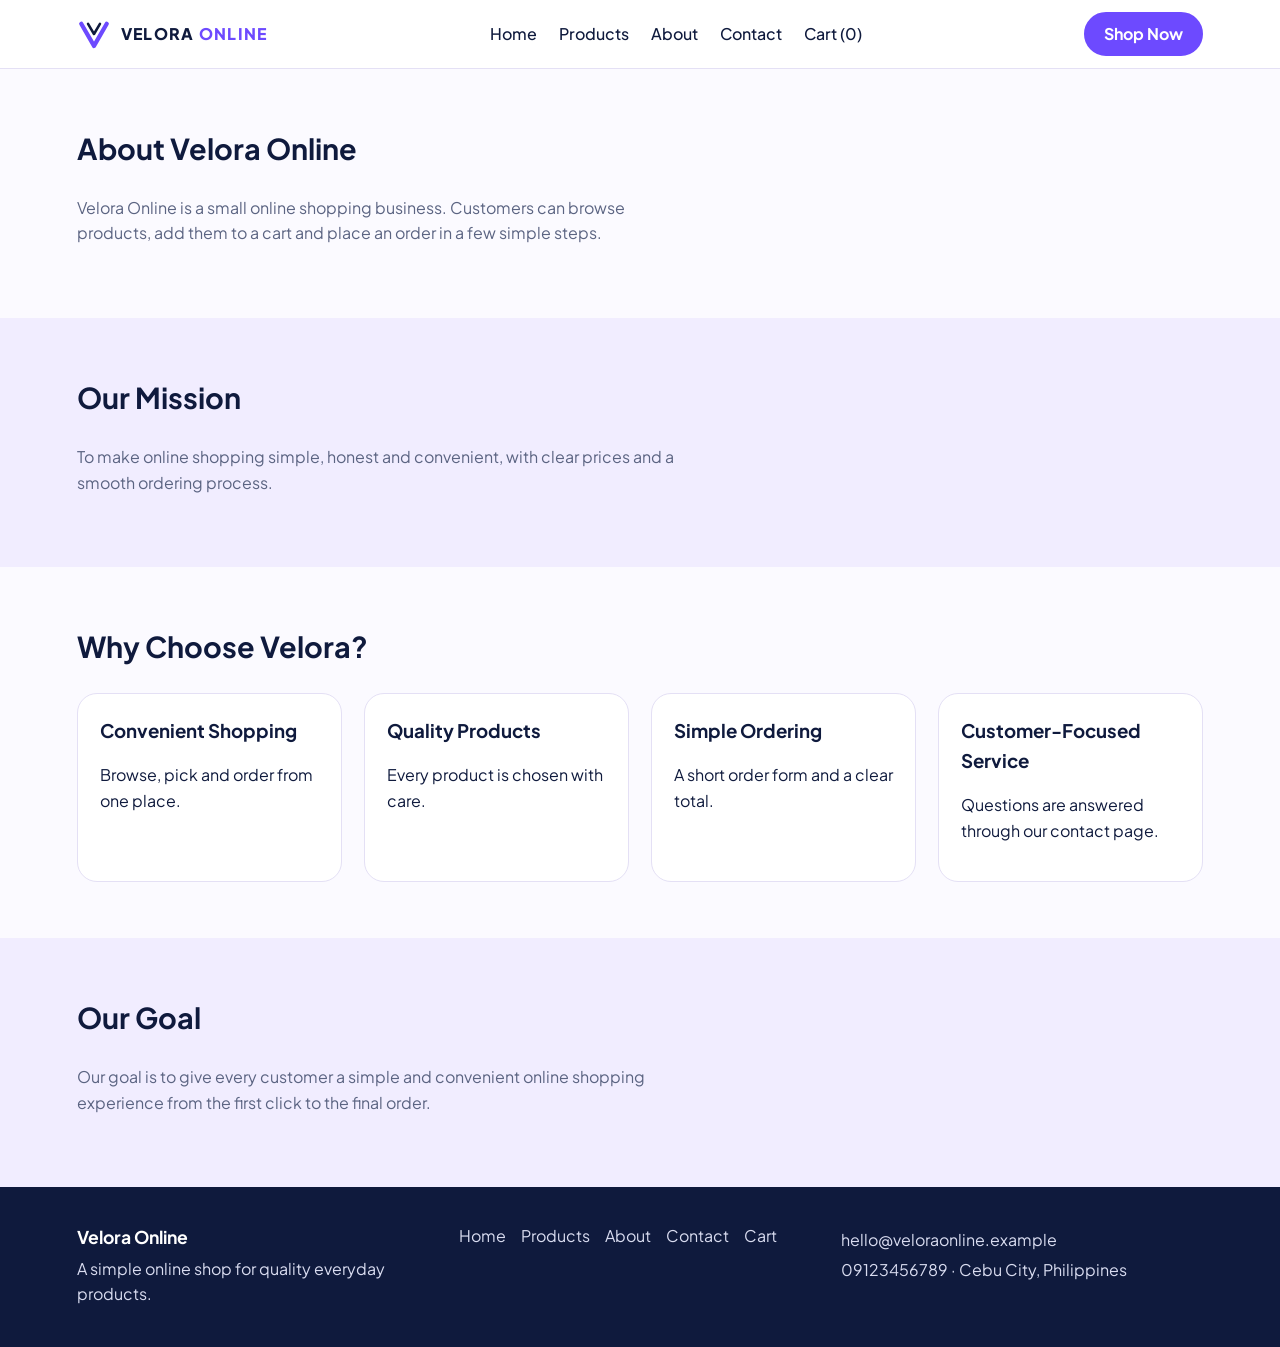
<file: about.html>
<!DOCTYPE html>
<html lang="en">
<head>
  <meta charset="UTF-8">
  <meta name="viewport" content="width=device-width, initial-scale=1">
  <title>About - Velora Online</title>
  <link rel="preconnect" href="https://fonts.googleapis.com">
  <link href="https://fonts.googleapis.com/css2?family=Plus+Jakarta+Sans:wght@400;500;700;800&display=swap" rel="stylesheet">
  <link rel="stylesheet" href="style.css">
  <link rel="stylesheet" href="https://pyscript.net/releases/2024.5.2/core.css">
  <script type="module" src="https://pyscript.net/releases/2024.5.2/core.js"></script>
</head>
<body>
  <header class="site-header">
    <a href="index.html" class="logo" aria-label="Velora Online home">
      <svg class="logo-mark" viewBox="0 0 40 40" aria-hidden="true"><path d="M5 8 L20 34 L35 8" fill="none" stroke="#6d4aff" stroke-width="5" stroke-linecap="round" stroke-linejoin="round"/><path d="M13 8 L20 20 L27 8" fill="none" stroke="#0f1a3d" stroke-width="3" stroke-linecap="round" stroke-linejoin="round"/></svg>
      <span class="logo-text">VELORA <span>ONLINE</span></span>
    </a>
    <nav>
      <a href="index.html">Home</a>
      <a href="products.html">Products</a>
      <a href="about.html">About</a>
      <a href="contact.html">Contact</a>
      <a href="cart.html">Cart (<span class="cart-count">0</span>)</a>
    </nav>
    <a href="products.html" class="btn btn-small">Shop Now</a>
  </header>
  <main>
    <section class="section">
      <h2>About Velora Online</h2>
      <p class="text">Velora Online is a small online shopping business. Customers can browse products, add them to a cart and place an order in a few simple steps.</p>
    </section>
    <section class="section tint">
      <h2>Our Mission</h2>
      <p class="text">To make online shopping simple, honest and convenient, with clear prices and a smooth ordering process.</p>
    </section>
    <section class="section">
      <h2>Why Choose Velora?</h2>
      <div class="grid">
        <article class="card"><h3>Convenient Shopping</h3><p>Browse, pick and order from one place.</p></article>
        <article class="card"><h3>Quality Products</h3><p>Every product is chosen with care.</p></article>
        <article class="card"><h3>Simple Ordering</h3><p>A short order form and a clear total.</p></article>
        <article class="card"><h3>Customer-Focused Service</h3><p>Questions are answered through our contact page.</p></article>
      </div>
    </section>
    <section class="section tint">
      <h2>Our Goal</h2>
      <p class="text">Our goal is to give every customer a simple and convenient online shopping experience from the first click to the final order.</p>
    </section>
  </main>
  <footer class="site-footer">
    <div>
      <strong>Velora Online</strong>
      <p>A simple online shop for quality everyday products.</p>
    </div>
    <div>
      <a href="index.html">Home</a> <a href="products.html">Products</a> <a href="about.html">About</a> <a href="contact.html">Contact</a> <a href="cart.html">Cart</a>
    </div>
    <div>
      <p>hello@veloraonline.example</p>
      <p>09123456789 · Cebu City, Philippines</p>
    </div>
  </footer>
  <script type="py" src="main.py"></script>
</body>
</html>
</file>
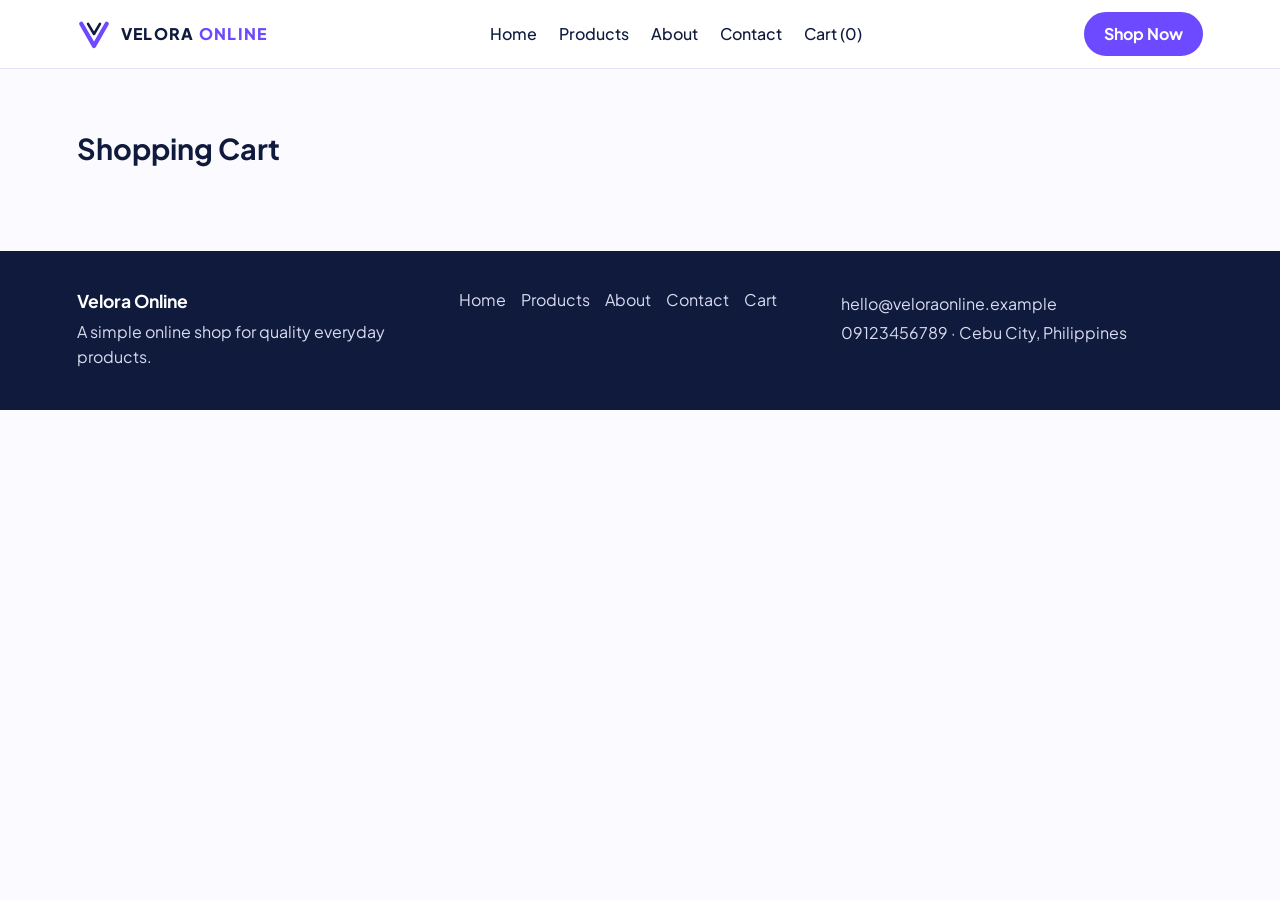
<file: cart.html>
<!DOCTYPE html>
<html lang="en">
<head>
  <meta charset="UTF-8">
  <meta name="viewport" content="width=device-width, initial-scale=1">
  <title>Cart - Velora Online</title>
  <link rel="preconnect" href="https://fonts.googleapis.com">
  <link href="https://fonts.googleapis.com/css2?family=Plus+Jakarta+Sans:wght@400;500;700;800&display=swap" rel="stylesheet">
  <link rel="stylesheet" href="style.css">
  <link rel="stylesheet" href="https://pyscript.net/releases/2024.5.2/core.css">
  <script type="module" src="https://pyscript.net/releases/2024.5.2/core.js"></script>
</head>
<body>
  <header class="site-header">
    <a href="index.html" class="logo" aria-label="Velora Online home">
      <svg class="logo-mark" viewBox="0 0 40 40" aria-hidden="true"><path d="M5 8 L20 34 L35 8" fill="none" stroke="#6d4aff" stroke-width="5" stroke-linecap="round" stroke-linejoin="round"/><path d="M13 8 L20 20 L27 8" fill="none" stroke="#0f1a3d" stroke-width="3" stroke-linecap="round" stroke-linejoin="round"/></svg>
      <span class="logo-text">VELORA <span>ONLINE</span></span>
    </a>
    <nav>
      <a href="index.html">Home</a>
      <a href="products.html">Products</a>
      <a href="about.html">About</a>
      <a href="contact.html">Contact</a>
      <a href="cart.html">Cart (<span class="cart-count">0</span>)</a>
    </nav>
    <a href="products.html" class="btn btn-small">Shop Now</a>
  </header>
  <main>
    <section class="section">
      <h2>Shopping Cart</h2>
      <div id="cart-items"></div>
      <div id="cart-summary" class="card summary" hidden>
        <dl class="results">
          <div><dt>Subtotal</dt><dd id="subtotal"></dd></div>
          <div><dt>Discount (10% at ₱1,000 or more)</dt><dd id="discount"></dd></div>
          <div><dt>Delivery fee (free at ₱1,500 or more)</dt><dd id="delivery"></dd></div>
          <div class="total"><dt>Grand Total</dt><dd id="grand-total"></dd></div>
        </dl>
        <div class="card-buttons">
          <a href="products.html" class="btn btn-outline">Continue Shopping</a>
          <a href="order.html" class="btn">Proceed to Order</a>
        </div>
      </div>
    </section>
  </main>
  <footer class="site-footer">
    <div>
      <strong>Velora Online</strong>
      <p>A simple online shop for quality everyday products.</p>
    </div>
    <div>
      <a href="index.html">Home</a> <a href="products.html">Products</a> <a href="about.html">About</a> <a href="contact.html">Contact</a> <a href="cart.html">Cart</a>
    </div>
    <div>
      <p>hello@veloraonline.example</p>
      <p>09123456789 · Cebu City, Philippines</p>
    </div>
  </footer>
  <script type="py" src="main.py"></script>
</body>
</html>
</file>
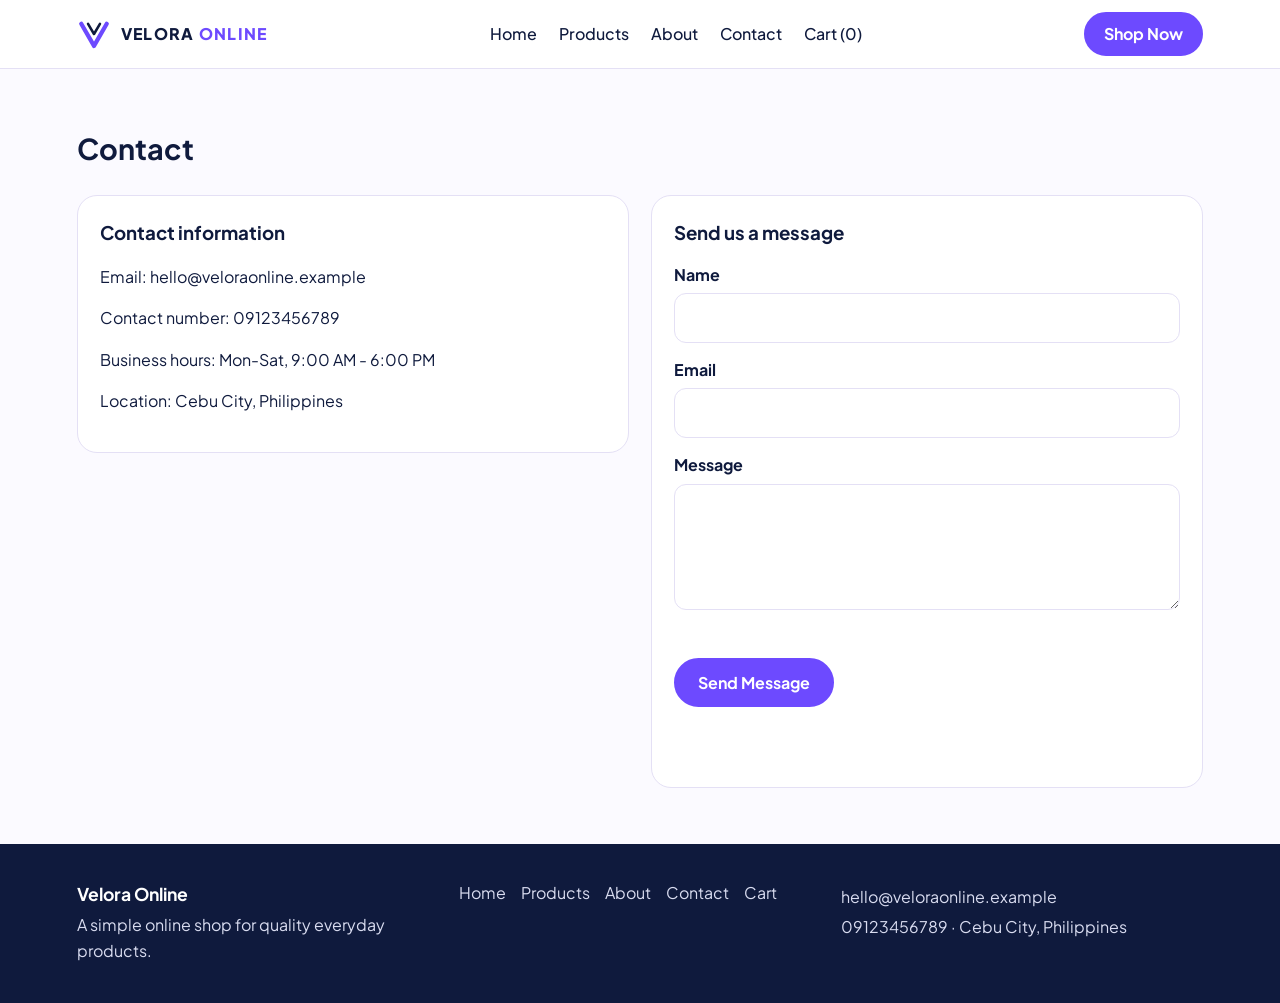
<file: contact.html>
<!DOCTYPE html>
<html lang="en">
<head>
  <meta charset="UTF-8">
  <meta name="viewport" content="width=device-width, initial-scale=1">
  <title>Contact - Velora Online</title>
  <link rel="preconnect" href="https://fonts.googleapis.com">
  <link href="https://fonts.googleapis.com/css2?family=Plus+Jakarta+Sans:wght@400;500;700;800&display=swap" rel="stylesheet">
  <link rel="stylesheet" href="style.css">
  <link rel="stylesheet" href="https://pyscript.net/releases/2024.5.2/core.css">
  <script type="module" src="https://pyscript.net/releases/2024.5.2/core.js"></script>
</head>
<body>
  <header class="site-header">
    <a href="index.html" class="logo" aria-label="Velora Online home">
      <svg class="logo-mark" viewBox="0 0 40 40" aria-hidden="true"><path d="M5 8 L20 34 L35 8" fill="none" stroke="#6d4aff" stroke-width="5" stroke-linecap="round" stroke-linejoin="round"/><path d="M13 8 L20 20 L27 8" fill="none" stroke="#0f1a3d" stroke-width="3" stroke-linecap="round" stroke-linejoin="round"/></svg>
      <span class="logo-text">VELORA <span>ONLINE</span></span>
    </a>
    <nav>
      <a href="index.html">Home</a>
      <a href="products.html">Products</a>
      <a href="about.html">About</a>
      <a href="contact.html">Contact</a>
      <a href="cart.html">Cart (<span class="cart-count">0</span>)</a>
    </nav>
    <a href="products.html" class="btn btn-small">Shop Now</a>
  </header>
  <main>
    <section class="section">
      <h2>Contact</h2>
      <div class="order-layout">
        <div class="card">
          <h3>Contact information</h3>
          <p>Email: hello@veloraonline.example</p>
          <p>Contact number: 09123456789</p>
          <p>Business hours: Mon-Sat, 9:00 AM - 6:00 PM</p>
          <p>Location: Cebu City, Philippines</p>
        </div>
        <form id="contact-form" class="card" novalidate>
          <h3>Send us a message</h3>
          <label for="c-name">Name</label>
          <input type="text" id="c-name">
          <label for="c-email">Email</label>
          <input type="email" id="c-email">
          <label for="c-message">Message</label>
          <textarea id="c-message" rows="4"></textarea>
          <p id="contact-error" class="error"></p>
          <button type="submit" class="btn">Send Message</button>
          <p id="contact-confirmation" class="message" role="status"></p>
        </form>
      </div>
    </section>
  </main>
  <footer class="site-footer">
    <div>
      <strong>Velora Online</strong>
      <p>A simple online shop for quality everyday products.</p>
    </div>
    <div>
      <a href="index.html">Home</a> <a href="products.html">Products</a> <a href="about.html">About</a> <a href="contact.html">Contact</a> <a href="cart.html">Cart</a>
    </div>
    <div>
      <p>hello@veloraonline.example</p>
      <p>09123456789 · Cebu City, Philippines</p>
    </div>
  </footer>
  <script type="py" src="main.py"></script>
</body>
</html>
</file>
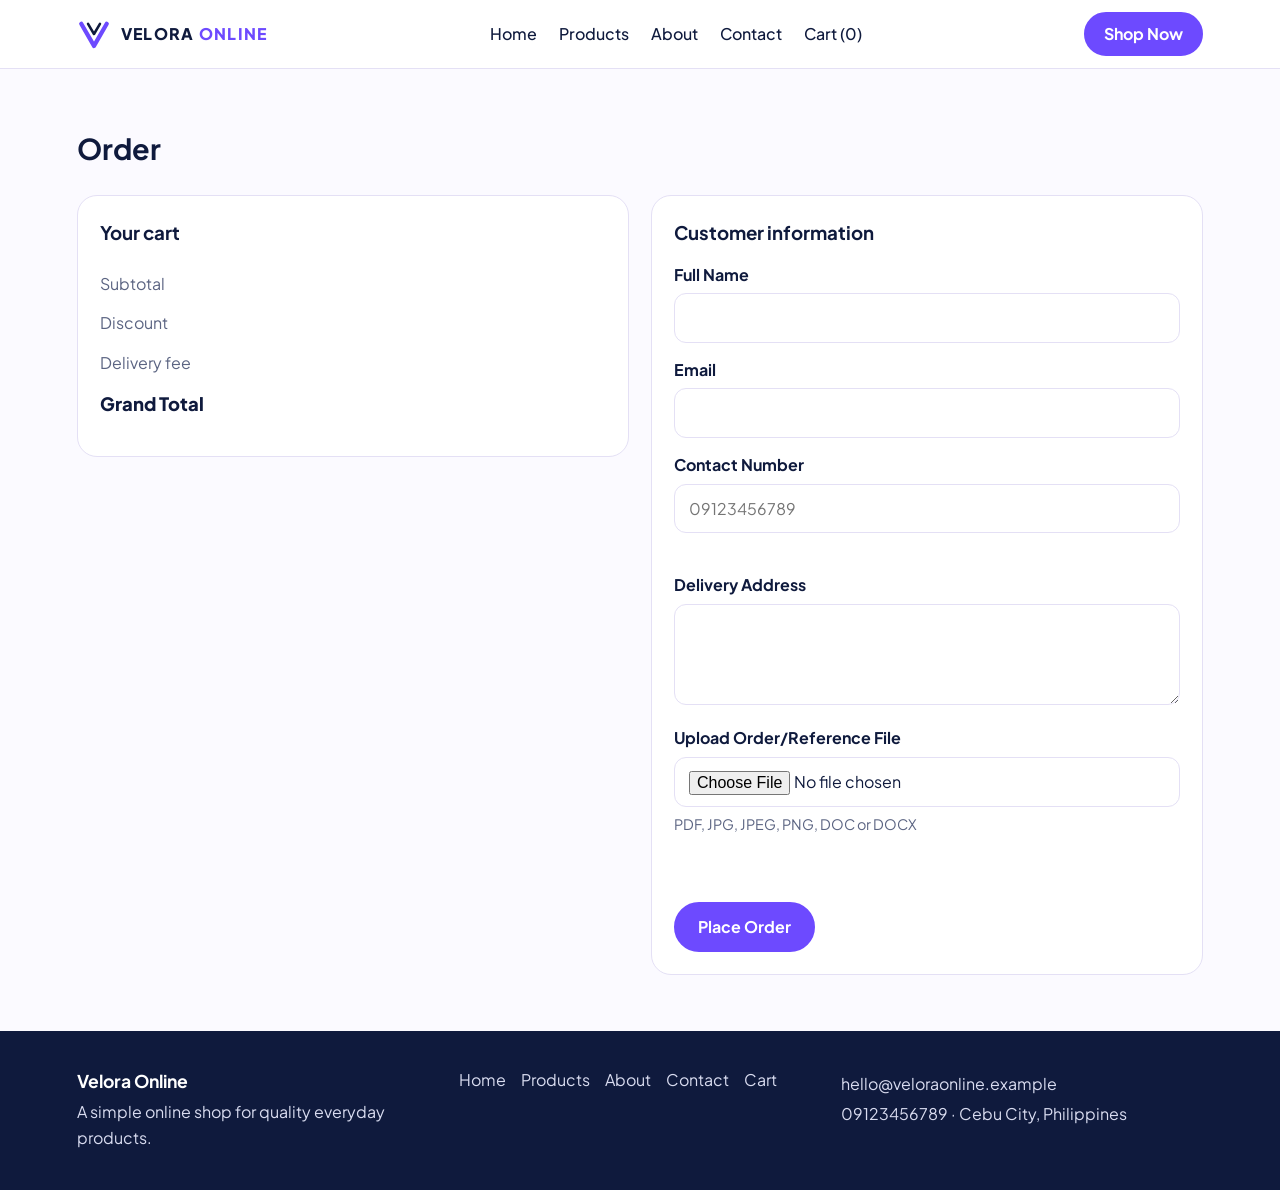
<file: order.html>
<!DOCTYPE html>
<html lang="en">
<head>
  <meta charset="UTF-8">
  <meta name="viewport" content="width=device-width, initial-scale=1">
  <title>Order - Velora Online</title>
  <link rel="preconnect" href="https://fonts.googleapis.com">
  <link href="https://fonts.googleapis.com/css2?family=Plus+Jakarta+Sans:wght@400;500;700;800&display=swap" rel="stylesheet">
  <link rel="stylesheet" href="style.css">
  <link rel="stylesheet" href="https://pyscript.net/releases/2024.5.2/core.css">
  <script type="module" src="https://pyscript.net/releases/2024.5.2/core.js"></script>
</head>
<body>
  <header class="site-header">
    <a href="index.html" class="logo" aria-label="Velora Online home">
      <svg class="logo-mark" viewBox="0 0 40 40" aria-hidden="true"><path d="M5 8 L20 34 L35 8" fill="none" stroke="#6d4aff" stroke-width="5" stroke-linecap="round" stroke-linejoin="round"/><path d="M13 8 L20 20 L27 8" fill="none" stroke="#0f1a3d" stroke-width="3" stroke-linecap="round" stroke-linejoin="round"/></svg>
      <span class="logo-text">VELORA <span>ONLINE</span></span>
    </a>
    <nav>
      <a href="index.html">Home</a>
      <a href="products.html">Products</a>
      <a href="about.html">About</a>
      <a href="contact.html">Contact</a>
      <a href="cart.html">Cart (<span class="cart-count">0</span>)</a>
    </nav>
    <a href="products.html" class="btn btn-small">Shop Now</a>
  </header>
  <main>
    <section class="section">
      <h2>Order</h2>
      <div id="order-empty" hidden>
        <p>Your cart is empty.</p>
        <a href="products.html" class="btn">Continue Shopping</a>
      </div>
      <div id="order-area" class="order-layout">
        <div class="card">
          <h3>Your cart</h3>
          <ul id="order-items" class="order-items"></ul>
          <dl class="results">
            <div><dt>Subtotal</dt><dd id="subtotal"></dd></div>
            <div><dt>Discount</dt><dd id="discount"></dd></div>
            <div><dt>Delivery fee</dt><dd id="delivery"></dd></div>
            <div class="total"><dt>Grand Total</dt><dd id="grand-total"></dd></div>
          </dl>
        </div>
        <form id="order-form" class="card" novalidate>
          <h3>Customer information</h3>
          <label for="full-name">Full Name</label>
          <input type="text" id="full-name">
          <label for="email">Email</label>
          <input type="email" id="email">
          <label for="phone">Contact Number</label>
          <input type="text" id="phone" inputmode="numeric" maxlength="11" placeholder="09123456789">
          <p id="phone-error" class="error"></p>
          <label for="address">Delivery Address</label>
          <textarea id="address" rows="3"></textarea>
          <label for="proof-file">Upload Order/Reference File</label>
          <input type="file" id="proof-file" accept=".pdf,.jpg,.jpeg,.png,.doc,.docx">
          <p id="file-info" class="hint">PDF, JPG, JPEG, PNG, DOC or DOCX</p>
          <p id="file-error" class="error"></p>
          <p id="form-error" class="error"></p>
          <button type="submit" class="btn">Place Order</button>
        </form>
      </div>
      <div id="order-confirmation" class="card confirm" hidden>
        <h3 id="confirm-message"></h3>
        <p id="confirm-total" class="price"></p>
        <a href="products.html" class="btn">Continue Shopping</a>
      </div>
    </section>
  </main>
  <footer class="site-footer">
    <div>
      <strong>Velora Online</strong>
      <p>A simple online shop for quality everyday products.</p>
    </div>
    <div>
      <a href="index.html">Home</a> <a href="products.html">Products</a> <a href="about.html">About</a> <a href="contact.html">Contact</a> <a href="cart.html">Cart</a>
    </div>
    <div>
      <p>hello@veloraonline.example</p>
      <p>09123456789 · Cebu City, Philippines</p>
    </div>
  </footer>
  <script type="py" src="main.py"></script>
</body>
</html>
</file>
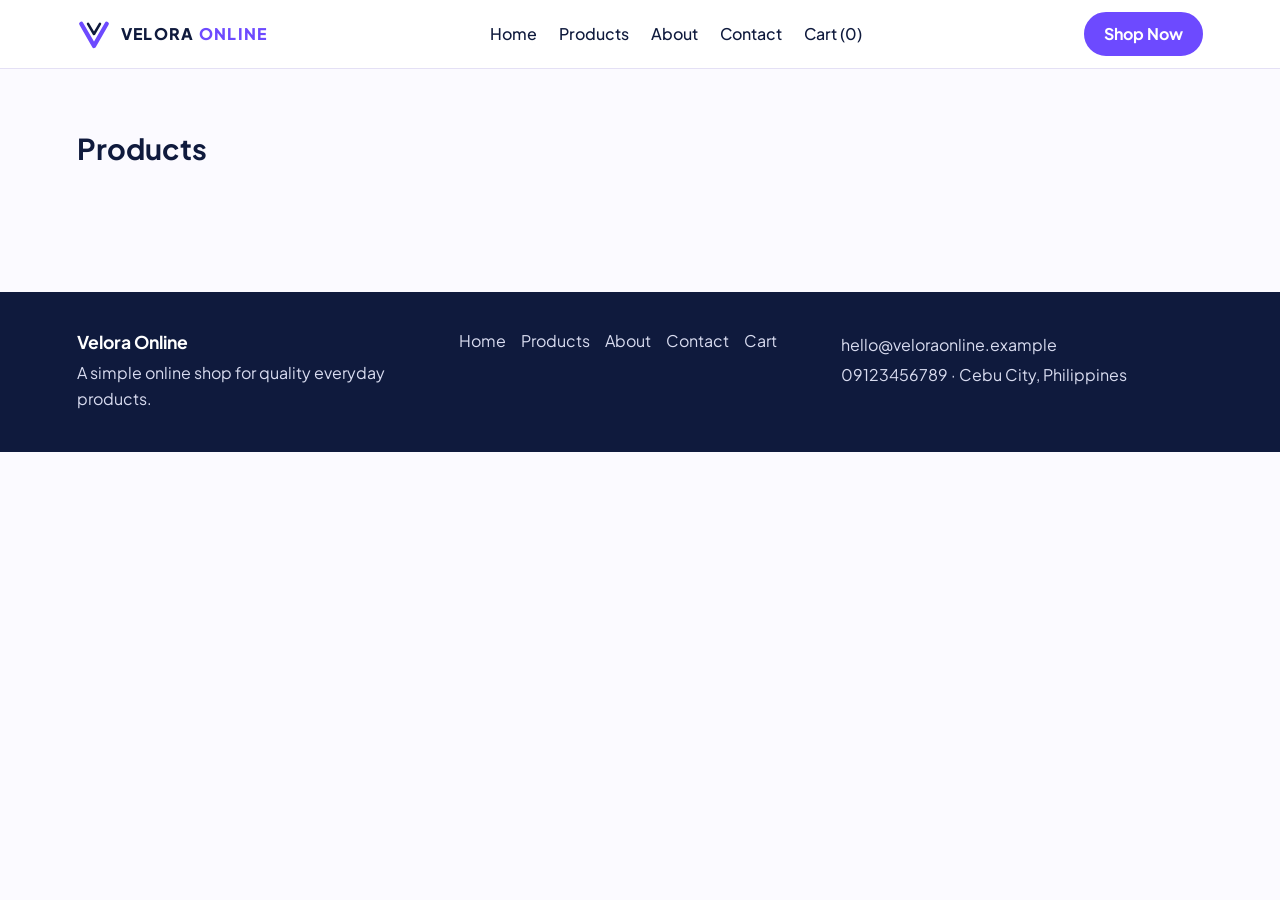
<file: products.html>
<!DOCTYPE html>
<html lang="en">
<head>
  <meta charset="UTF-8">
  <meta name="viewport" content="width=device-width, initial-scale=1">
  <title>Products - Velora Online</title>
  <link rel="preconnect" href="https://fonts.googleapis.com">
  <link href="https://fonts.googleapis.com/css2?family=Plus+Jakarta+Sans:wght@400;500;700;800&display=swap" rel="stylesheet">
  <link rel="stylesheet" href="style.css">
  <link rel="stylesheet" href="https://pyscript.net/releases/2024.5.2/core.css">
  <script type="module" src="https://pyscript.net/releases/2024.5.2/core.js"></script>
</head>
<body>
  <header class="site-header">
    <a href="index.html" class="logo" aria-label="Velora Online home">
      <svg class="logo-mark" viewBox="0 0 40 40" aria-hidden="true"><path d="M5 8 L20 34 L35 8" fill="none" stroke="#6d4aff" stroke-width="5" stroke-linecap="round" stroke-linejoin="round"/><path d="M13 8 L20 20 L27 8" fill="none" stroke="#0f1a3d" stroke-width="3" stroke-linecap="round" stroke-linejoin="round"/></svg>
      <span class="logo-text">VELORA <span>ONLINE</span></span>
    </a>
    <nav>
      <a href="index.html">Home</a>
      <a href="products.html">Products</a>
      <a href="about.html">About</a>
      <a href="contact.html">Contact</a>
      <a href="cart.html">Cart (<span class="cart-count">0</span>)</a>
    </nav>
    <a href="products.html" class="btn btn-small">Shop Now</a>
  </header>
  <main>
    <section class="section">
      <h2>Products</h2>
      <p id="cart-message" class="message" role="status"></p>
      <div id="product-grid" class="grid"></div>
    </section>
  </main>
  <footer class="site-footer">
    <div>
      <strong>Velora Online</strong>
      <p>A simple online shop for quality everyday products.</p>
    </div>
    <div>
      <a href="index.html">Home</a> <a href="products.html">Products</a> <a href="about.html">About</a> <a href="contact.html">Contact</a> <a href="cart.html">Cart</a>
    </div>
    <div>
      <p>hello@veloraonline.example</p>
      <p>09123456789 · Cebu City, Philippines</p>
    </div>
  </footer>
  <script type="py" src="main.py"></script>
</body>
</html>
</file>
<file: style.css>
:root { --navy:#0f1a3d; --violet:#6d4aff; --soft:#f1edff; --bg:#fbfaff; --muted:#5b6482; --line:#e4e0f5; --red:#c0264b; }
* { box-sizing: border-box; }
html { scroll-behavior: smooth; }
body { margin:0; font-family:"Plus Jakarta Sans",system-ui,sans-serif; color:var(--navy); background:var(--bg); line-height:1.6; overflow-x:hidden; }
[hidden] { display:none !important; }
img { max-width:100%; display:block; }

/* Header */
.site-header { position:sticky; top:0; z-index:10; display:flex; flex-wrap:wrap; justify-content:space-between; align-items:center; gap:10px 20px; padding:12px 6vw; background:#fff; border-bottom:1px solid var(--line); }
.logo { display:flex; align-items:center; gap:10px; text-decoration:none; color:var(--navy); }
.logo-mark { width:34px; height:34px; }
.logo-text { font-weight:800; letter-spacing:.08em; }
.logo-text span { color:var(--violet); }
nav { display:flex; flex-wrap:wrap; gap:8px 22px; }
nav a { color:var(--navy); text-decoration:none; font-weight:500; }
nav a:hover { color:var(--violet); }

/* Buttons */
.btn { display:inline-block; border:2px solid var(--violet); cursor:pointer; padding:10px 22px; border-radius:999px; background:var(--violet); color:#fff; font:inherit; font-weight:700; text-decoration:none; text-align:center; transition:transform .15s, background .15s; }
.btn:hover { background:#5636e6; transform:translateY(-2px); }
.btn-outline { background:#fff; color:var(--violet); }
.btn-outline:hover { background:var(--soft); }
.btn-small { padding:7px 18px; }
a:focus-visible, button:focus-visible, input:focus-visible, textarea:focus-visible { outline:3px solid var(--violet); outline-offset:2px; }

/* Layout */
.hero { padding:80px 6vw; max-width:900px; }
.hero h1 { margin:0 0 16px; font-size:clamp(2.2rem,6vw,3.6rem); line-height:1.1; letter-spacing:-.02em; }
.hero p, .text { max-width:600px; color:var(--muted); }
.hero-buttons, .card-buttons { display:flex; flex-wrap:wrap; gap:12px; margin-top:20px; }
.section { padding:56px 6vw; }
.section h2 { margin:0 0 24px; font-size:1.8rem; }
.tint { background:var(--soft); }
.grid { display:grid; grid-template-columns:repeat(auto-fit,minmax(230px,1fr)); gap:22px; }
.card { background:#fff; border:1px solid var(--line); border-radius:20px; padding:22px; }
.card h3 { margin:0 0 8px; }
.product-card { transition:box-shadow .2s, transform .2s; }
.product-card:hover { transform:translateY(-4px); box-shadow:0 12px 28px rgba(109,74,255,.15); }
.product-card img { border-radius:14px; margin-bottom:12px; width:100%; }
.product-card p { margin:0 0 6px; color:var(--muted); }
.price { color:var(--navy) !important; font-weight:800; font-size:1.3rem; }
.message { color:var(--violet); font-weight:700; min-height:1.6em; }

/* Product details */
.detail { display:grid; grid-template-columns:repeat(auto-fit,minmax(260px,1fr)); gap:28px; }
.detail img { border-radius:16px; width:100%; }
.detail h1 { margin:0; }
.qty-box { display:flex; align-items:center; gap:8px; }
.qty-btn { width:40px; height:40px; border-radius:50%; border:1px solid var(--line); background:#fff; font-size:1.2rem; cursor:pointer; color:var(--navy); }
.qty-btn:hover { background:var(--soft); }
.qty-box input { width:70px; text-align:center; }

/* Forms */
label { display:block; margin:14px 0 6px; font-weight:700; }
input, textarea { width:100%; padding:11px 14px; border:1px solid var(--line); border-radius:12px; font:inherit; color:var(--navy); background:#fff; }
form .btn { margin-top:16px; }
.error { color:var(--red); font-weight:500; margin:6px 0 0; min-height:1.2em; }
.hint { color:var(--muted); font-size:.9rem; margin:6px 0 0; }
.order-layout { display:grid; grid-template-columns:repeat(auto-fit,minmax(280px,1fr)); gap:22px; align-items:start; }
.confirm { max-width:520px; }

/* Cart */
.cart-row { display:grid; grid-template-columns:80px 1fr auto auto auto; gap:14px; align-items:center; padding:14px; background:#fff; border:1px solid var(--line); border-radius:16px; margin-bottom:12px; }
.cart-row img { border-radius:10px; width:80px; }
.cart-row .qty-box span { min-width:24px; text-align:center; font-weight:700; }
.remove-btn { border:0; background:none; color:var(--red); font-weight:700; cursor:pointer; font:inherit; }
.summary { max-width:520px; margin-top:20px; }
.results { margin:0 0 8px; }
.results div { display:flex; justify-content:space-between; gap:12px; padding:7px 0; }
.results dt { color:var(--muted); }
.results dd { margin:0; font-weight:700; }
.results .total dt, .results .total dd { color:var(--navy); font-size:1.15rem; font-weight:800; }
.order-items { padding-left:18px; color:var(--muted); }

/* Footer */
.site-footer { display:grid; grid-template-columns:repeat(auto-fit,minmax(220px,1fr)); gap:20px; background:var(--navy); color:#d9dcf0; padding:36px 6vw; }
.site-footer a { color:#d9dcf0; margin-right:12px; text-decoration:none; }
.site-footer a:hover { text-decoration:underline; }
.site-footer strong { color:#fff; font-size:1.1rem; }
.site-footer p { margin:4px 0; }

@media (max-width:640px) {
  .site-header { flex-direction:column; align-items:flex-start; }
  .cart-row { grid-template-columns:70px 1fr; }
  .cart-row img { width:70px; }
}
@media (prefers-reduced-motion:reduce) { html { scroll-behavior:auto; } .btn, .product-card { transition:none; } }
</file>
